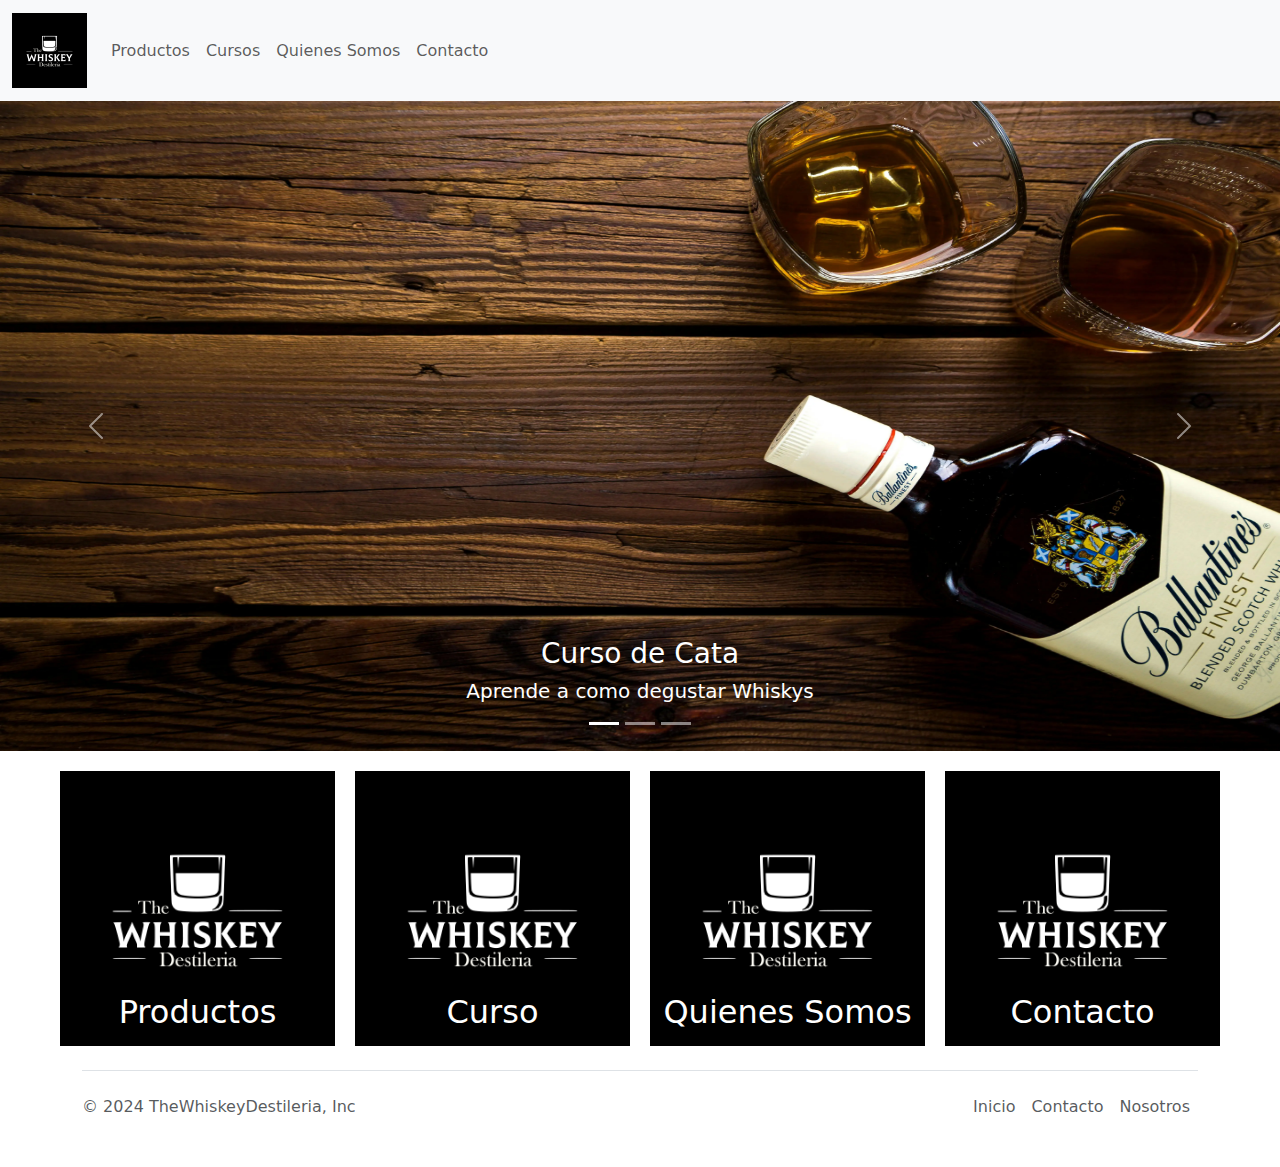
<file: index.html>
<!DOCTYPE html>
<html lang="es">

<head>
  <meta charset="UTF-8">
  <meta name="viewport" content="width=device-width, initial-scale=1.0">
  <title>TheWhiskey | Inicio</title>
  <link rel="stylesheet" href="./estilo.css  ">
  <link href="https://cdn.jsdelivr.net/npm/bootstrap@5.3.3/dist/css/bootstrap.min.css" rel="stylesheet"
    integrity="sha384-QWTKZyjpPEjISv5WaRU9OFeRpok6YctnYmDr5pNlyT2bRjXh0JMhjY6hW+ALEwIH" crossorigin="anonymous">
  <meta name="description"
    content="Destilería de whisky TheWhiskey ofrece una amplia selección de productos y cursos para aficionados y expertos.">
  <meta name="keywords" content="whisky, destilería, cursos de whisky, cata de whisky, productos de whisky">
  <link rel="icon" type="image/png" href="./multimedia/Logo.png">
</head>

<body>

  <nav class="navbar navbar-expand-lg bg-body-tertiary">
    <div class="container-fluid">
      <a class="navbar-brand" href="./index.html"> <img class="imgNav" src="./multimedia/Logo.png"
          alt="Logo TheWhiskey"></a>
      <button class="navbar-toggler" type="button" data-bs-toggle="collapse" data-bs-target="#navbarNav"
        aria-controls="navbarNav" aria-expanded="false" aria-label="Toggle navigation">
        <span class="navbar-toggler-icon"></span>
      </button>
      <div class="collapse navbar-collapse" id="navbarNav">
        <ul class="navbar-nav">
          <li class="nav-item">
            <a class="nav-link" href="./html/productos.html">Productos</a>
          </li>
          <li class="nav-item">
            <a class="nav-link" href="./html/cursos.html">Cursos</a>
          </li>
          <li class="nav-item">
            <a class="nav-link" href="./html/quienesSomos.html">Quienes Somos</a>
          </li>
          <li class="nav-item">
            <a class="nav-link" href="./html/contacto.html">Contacto</a>
          </li>
        </ul>
      </div>
    </div>
  </nav>


  <div id="carouselExampleCaptions" class="carousel slide">
    <div class="carousel-indicators">
      <button type="button" data-bs-target="#carouselExampleCaptions" data-bs-slide-to="0" class="active"
        aria-current="true" aria-label="Slide 1"></button>
      <button type="button" data-bs-target="#carouselExampleCaptions" data-bs-slide-to="1"
        aria-label="Slide 2"></button>
      <button type="button" data-bs-target="#carouselExampleCaptions" data-bs-slide-to="2"
        aria-label="Slide 3"></button>
    </div>
    <div class="carousel-inner">
      <div class="carousel-item active">
        <img src="./multimedia/pexel.webp" class="d-block w-100" alt="Noticia Cata">
        <div class="carousel-caption d-none d-md-block">
          <h3>Curso de Cata</h3>
          <h5>Aprende a como degustar Whiskys</h5>
        </div>
      </div>
      <div class="carousel-item">
        <img src="./multimedia/pexeLabel.jpeg" class="d-block w-100" alt="Noticia Johnnie Walker">
        <div class="carousel-caption d-none d-md-block">
          <h3>Johnnie Walker</h3>
          <h5>Entraron los mas galanes de Escocia.</h5>
        </div>
      </div>
      <div class="carousel-item">
        <img src="./multimedia/pexelJack.jpg" class="d-block w-100" alt="Noticia Jack Daniel">
        <div class="carousel-caption d-none d-md-block">
          <h3>Jack Daniel's</h3>
          <h5>Entro Jack a la bodega.</h5>
        </div>
      </div>
    </div>
    <button class="carousel-control-prev" type="button" data-bs-target="#carouselExampleCaptions" data-bs-slide="prev">
      <span class="carousel-control-prev-icon" aria-hidden="true"></span>
      <span class="visually-hidden">Previous</span>
    </button>
    <button class="carousel-control-next" type="button" data-bs-target="#carouselExampleCaptions" data-bs-slide="next">
      <span class="carousel-control-next-icon" aria-hidden="true"></span>
      <span class="visually-hidden">Next</span>
    </button>
  </div>

  <div class="atajosIni">
    <div class="atajos">
      <h2>Productos</h2>
      <a href="./html/productos.html"><img src="./multimedia/Logo.png" alt="img Productos"></a>
    </div>
    <div class="atajos">
      <h2>Curso</h2>
      <a href="./html/cursos.html"><img src="./multimedia/Logo.png" alt="img Cursos"></a>
    </div>
    <div class="atajos">
      <h2>Quienes Somos</h2>
      <a href="./html/quienesSomos.html"><img src="./multimedia/Logo.png" alt="img Quienes Somos"></a>
    </div>
    <div class="atajos">
      <h2>Contacto</h2>
      <a href="./html/contacto.html"><img src="./multimedia/Logo.png" alt="img Contacto"></a>
    </div>
  </div>


  <div class="container">
    <footer class="d-flex flex-wrap justify-content-between align-items-center py-3 my-4 border-top">
      <p class="col-md-4 mb-0 text-body-secondary">&copy; 2024 TheWhiskeyDestileria, Inc</p>

      <a href="/"
        class="col-md-4 d-flex align-items-center justify-content-center mb-3 mb-md-0 me-md-auto link-body-emphasis text-decoration-none">
        <svg class="bi me-2" width="40" height="32">
          <use xlink:href="#bootstrap" />
        </svg>
      </a>

      <ul class="nav col-md-4 justify-content-end">
        <li class="nav-item"><a href="./index.html" class="nav-link px-2 text-body-secondary">Inicio</a></li>
        <li class="nav-item"><a href="./html/contacto.html" class="nav-link px-2 text-body-secondary">Contacto</a></li>
        <li class="nav-item"><a href="./html/quienesSomos.html" class="nav-link px-2 text-body-secondary">Nosotros</a>
        </li>
      </ul>
    </footer>
  </div>
  <script src="https://cdn.jsdelivr.net/npm/bootstrap@5.3.3/dist/js/bootstrap.bundle.min.js"
    integrity="sha384-YvpcrYf0tY3lHB60NNkmXc5s9fDVZLESaAA55NDzOxhy9GkcIdslK1eN7N6jIeHz"
    crossorigin="anonymous"></script>
</body>

</html>
</file>
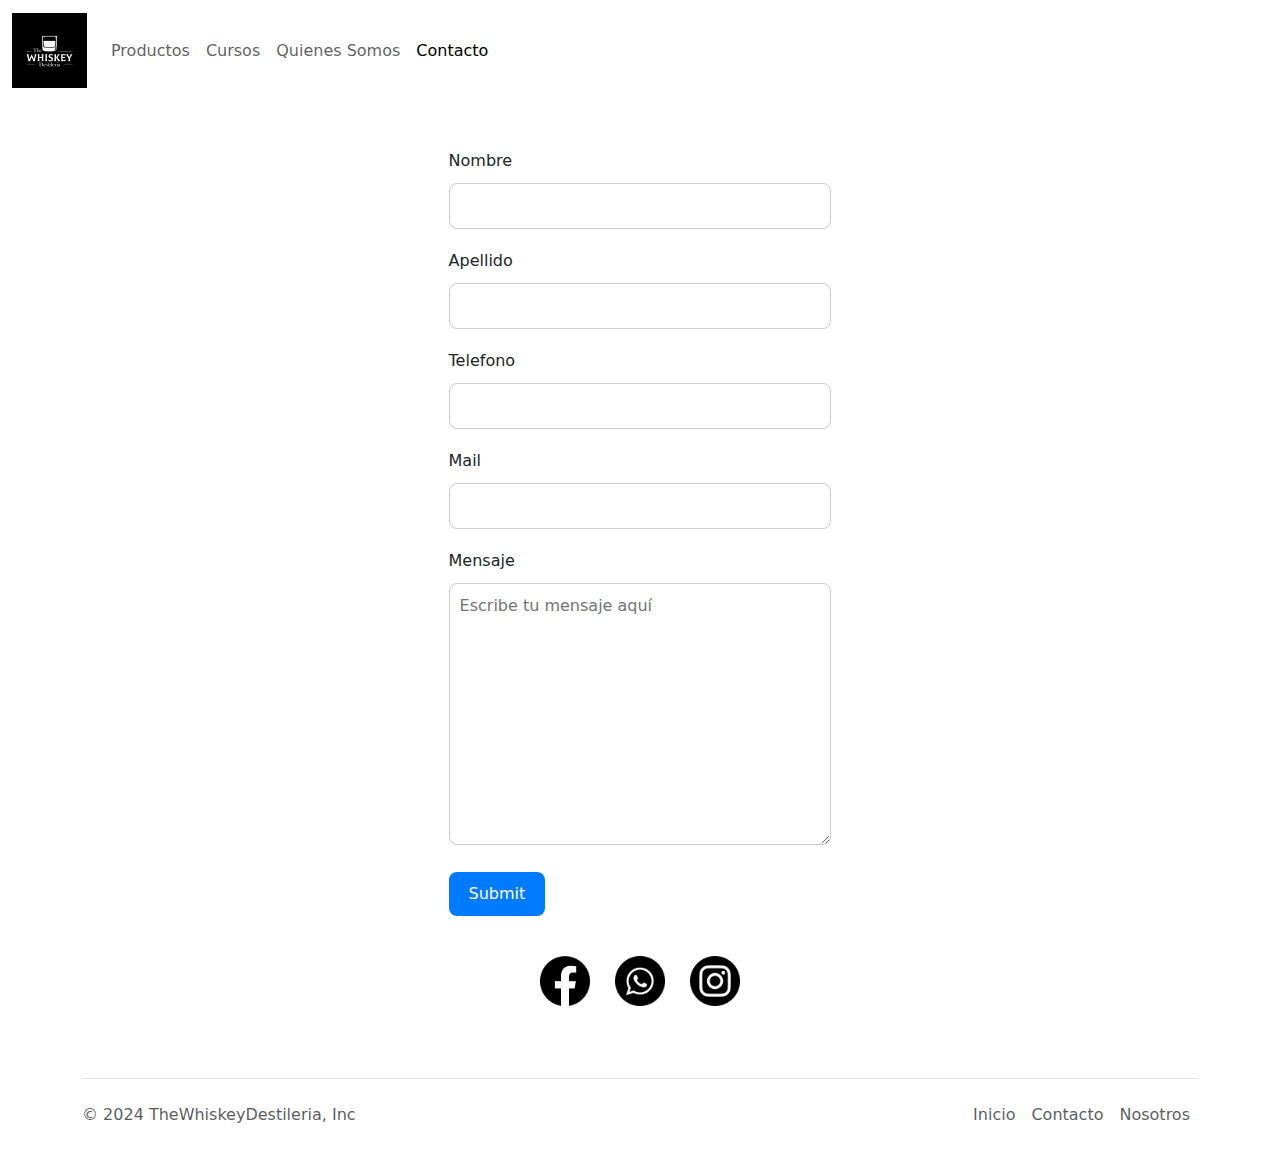
<file: html/contacto.html>
<!DOCTYPE html>
<html lang="es">

<head>
    <meta charset="UTF-8">
    <meta name="viewport" content="width=device-width, initial-scale=1.0">
    <title>TheWhiskey | Contacto</title>
    <link rel="stylesheet" href="../estilo.css">
    <link href="https://cdn.jsdelivr.net/npm/bootstrap@5.3.3/dist/css/bootstrap.min.css" rel="stylesheet"
        integrity="sha384-QWTKZyjpPEjISv5WaRU9OFeRpok6YctnYmDr5pNlyT2bRjXh0JMhjY6hW+ALEwIH" crossorigin="anonymous">
    <meta name="description"
        content="Destilería de whisky TheWhiskey ofrece una amplia selección de productos y cursos para aficionados y expertos.">
    <meta name="keywords" content="whisky, destilería, cursos de whisky, cata de whisky, productos de whisky">
    <link rel="icon" type="image/png" href="../multimedia/Logo.png">

</head>

<body>
    <nav class="navbar navbar-expand-lg navColor">
        <div class="container-fluid">
            <a class="navbar-brand" href="../index.html"> <img class="imgNav" src="../multimedia/Logo.png"
                    alt="Logo TheWhiskey"></a>
            <button class="navbar-toggler" type="button" data-bs-toggle="collapse" data-bs-target="#navbarNav"
                aria-controls="navbarNav" aria-expanded="false" aria-label="Toggle navigation">
                <span class="navbar-toggler-icon"></span>
            </button>
            <div class="collapse navbar-collapse" id="navbarNav">
                <ul class="navbar-nav">
                    <li class="nav-item">
                        <a class="nav-link" href="./productos.html">Productos</a>
                    </li>
                    <li class="nav-item">
                        <a class="nav-link" href="./cursos.html">Cursos</a>
                    </li>
                    <li class="nav-item">
                        <a class="nav-link" href="./quienesSomos.html">Quienes Somos</a>
                    </li>
                    <li class="nav-item">
                        <a class="nav-link active" aria-current="page" href="./contacto.html">Contacto</a>
                    </li>
                </ul>
            </div>
        </div>
    </nav>


    <main>

        <div class="contMail">
            <form>
                <label for="nombre">Nombre</label>
                <input type="text" id="nombre">

                <label for="apellido">Apellido</label>
                <input type="text" id="apellido">

                <label for="telefono">Telefono</label>
                <input type="text" id="telefono">

                <label for="mail">Mail</label>
                <input type="text" id="mail">

                <label for="mensaje">Mensaje</label>
                <textarea id="mensaje" cols="30" rows="10" placeholder="Escribe tu mensaje aquí"></textarea>

                <input class="boton" type="submit">
            </form>

            <div class="redes-sociales">
                <a href="#"><img src="../multimedia/logoFb.png" alt="Facebook"></a>
                <a href="#"><img src="../multimedia/logoWa.png" alt="WhatsApp"></a>
                <a href="#"><img src="../multimedia/logoIg.png" alt="Instagram"></a>
            </div>
        </div>

    </main>



    <div class="container">
        <footer class="d-flex flex-wrap justify-content-between align-items-center py-3 my-4 border-top">
            <p class="col-md-4 mb-0 text-body-secondary">&copy; 2024 TheWhiskeyDestileria, Inc</p>

            <a href="/"
                class="col-md-4 d-flex align-items-center justify-content-center mb-3 mb-md-0 me-md-auto link-body-emphasis text-decoration-none">
                <svg class="bi me-2" width="40" height="32">
                    <use xlink:href="#bootstrap" />
                </svg>
            </a>

            <ul class="nav col-md-4 justify-content-end">
                <li class="nav-item"><a href="../index.html" class="nav-link px-2 text-body-secondary">Inicio</a></li>
                <li class="nav-item"><a href="./contacto.html" class="nav-link px-2 text-body-secondary">Contacto</a>
                </li>
                <li class="nav-item"><a href="./html/quienesSomos.html"
                        class="nav-link px-2 text-body-secondary">Nosotros</a></li>
            </ul>
        </footer>
        <script src="https://cdn.jsdelivr.net/npm/bootstrap@5.3.3/dist/js/bootstrap.bundle.min.js"
            integrity="sha384-YvpcrYf0tY3lHB60NNkmXc5s9fDVZLESaAA55NDzOxhy9GkcIdslK1eN7N6jIeHz"
            crossorigin="anonymous"></script>
</body>

</html>
</file>
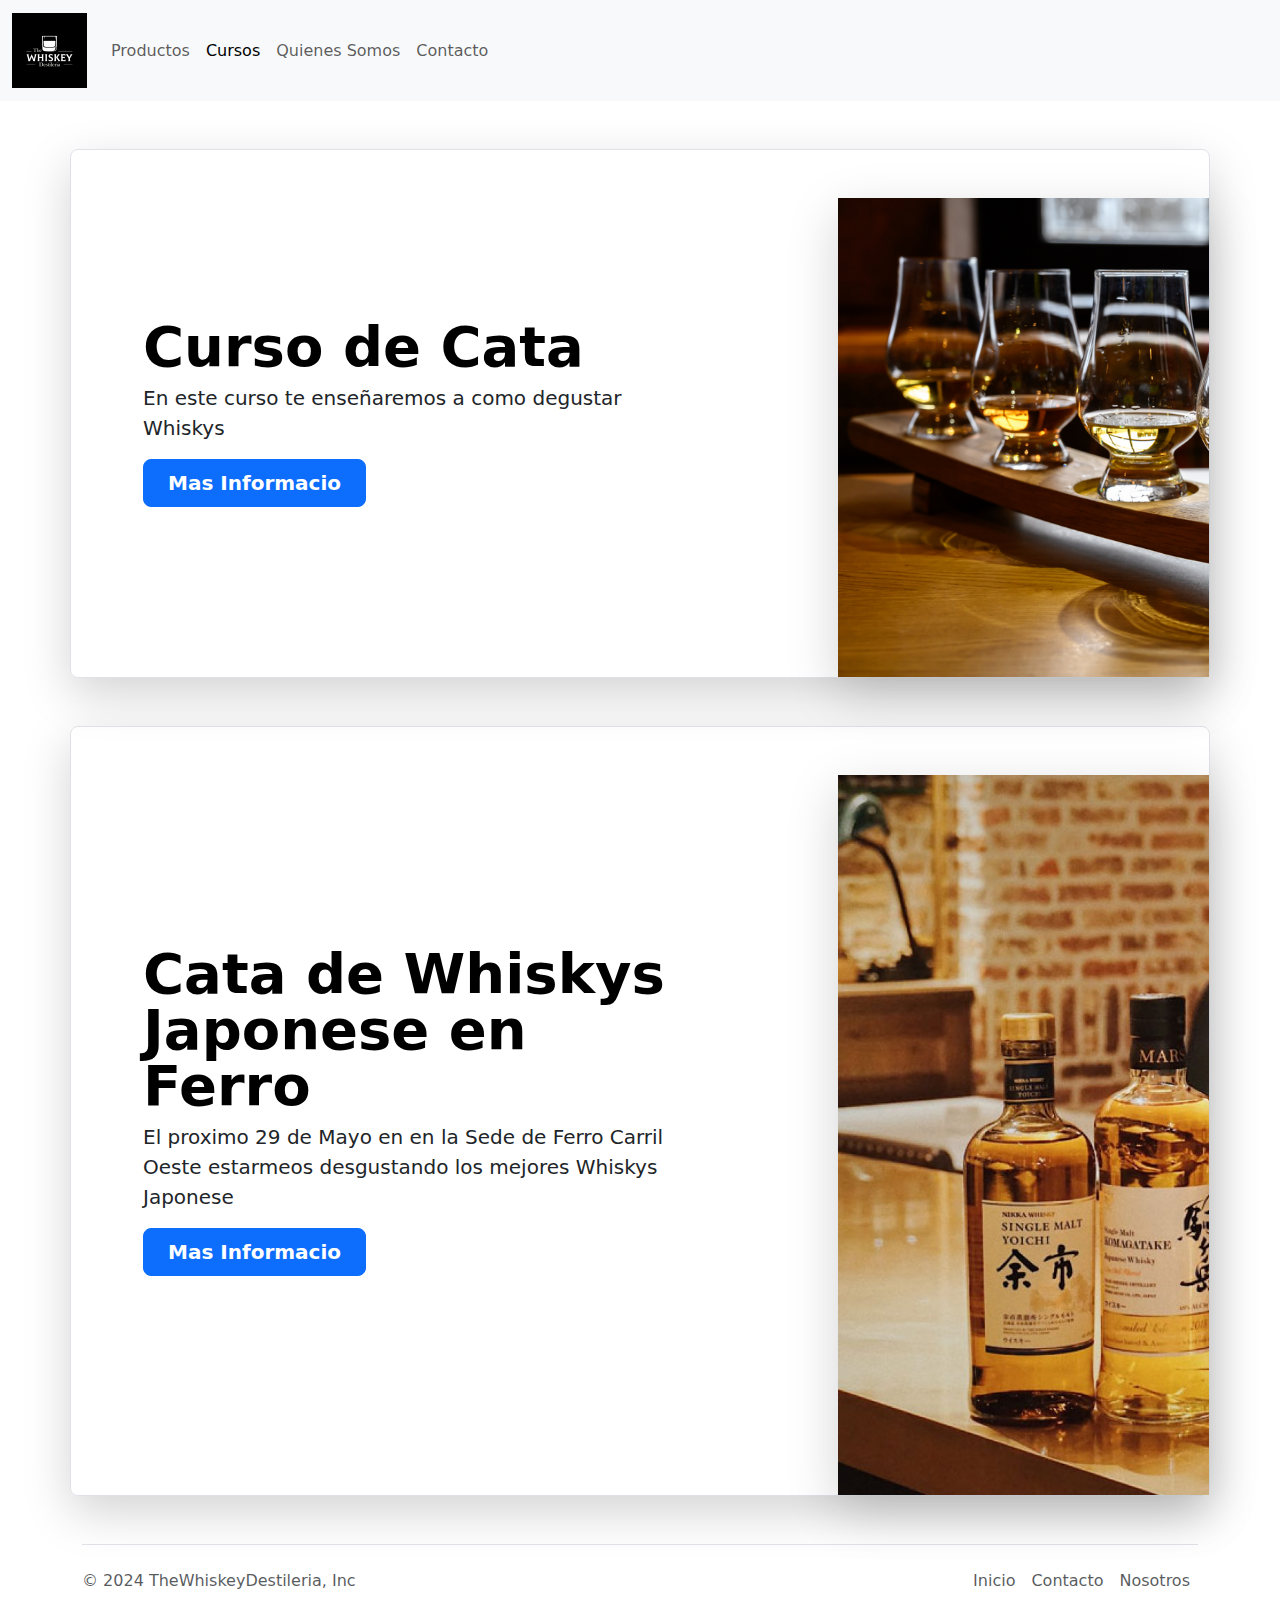
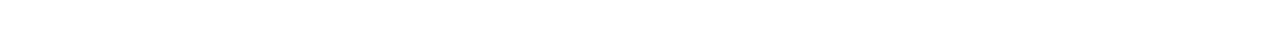
<file: html/cursos.html>
<!DOCTYPE html>
<html lang="es">

<head>
    <meta charset="UTF-8">
    <meta name="viewport" content="width=device-width, initial-scale=1.0">
    <title>TheWhiskey | Cursos & Catas</title>
    <link rel="stylesheet" href="../estilo.css">
    <link href="https://cdn.jsdelivr.net/npm/bootstrap@5.3.3/dist/css/bootstrap.min.css" rel="stylesheet"
        integrity="sha384-QWTKZyjpPEjISv5WaRU9OFeRpok6YctnYmDr5pNlyT2bRjXh0JMhjY6hW+ALEwIH" crossorigin="anonymous">
    <meta name="description"
        content="Destilería de whisky TheWhiskey ofrece una amplia selección de productos y cursos para aficionados y expertos.">
    <meta name="keywords" content="whisky, destilería, cursos de whisky, cata de whisky, productos de whisky">
    <link rel="icon" type="image/png" href="../multimedia/Logo.png">
</head>

<body>
    <nav class="navbar navbar-expand-lg bg-body-tertiary">
        <div class="container-fluid">
            <a class="navbar-brand" href="../index.html"> <img class="imgNav" src="../multimedia/Logo.png"
                    alt="Logo TheWhiskey"></a>
            <button class="navbar-toggler" type="button" data-bs-toggle="collapse" data-bs-target="#navbarNav"
                aria-controls="navbarNav" aria-expanded="false" aria-label="Toggle navigation">
                <span class="navbar-toggler-icon"></span>
            </button>
            <div class="collapse navbar-collapse" id="navbarNav">
                <ul class="navbar-nav">
                    <li class="nav-item">
                        <a class="nav-link" href="./productos.html">Productos</a>
                    </li>
                    <li class="nav-item">
                        <a class="nav-link active" aria-current="page" href="./cursos.html">Cursos</a>
                    </li>
                    <li class="nav-item">
                        <a class="nav-link" href="./quienesSomos.html">Quienes Somos</a>
                    </li>
                    <li class="nav-item">
                        <a class="nav-link" href="./contacto.html">Contacto</a>
                    </li>
                </ul>
            </div>
        </div>
    </nav>

    <main>

        <div class="container my-5">
            <div class="row p-4 pb-0 pe-lg-0 pt-lg-5 align-items-center rounded-3 border shadow-lg">
                <div class="col-lg-7 p-3 p-lg-5 pt-lg-3">
                    <h1 class="display-4 fw-bold lh-1 text-body-emphasis">Curso de Cata</h1>
                    <p class="lead">En este curso te enseñaremos a como degustar Whiskys</p>
                    <div class="d-grid gap-2 d-md-flex justify-content-md-start mb-4 mb-lg-3">
                        <button type="button" class="btn btn-primary btn-lg px-4 me-md-2 fw-bold">Mas
                            Informacio</button>
                    </div>
                </div>
                <div class="col-lg-4 offset-lg-1 p-0 overflow-hidden shadow-lg">
                    <img class="rounded-lg-3" src="../multimedia/cataWiskys.webp" alt="img CursoCata" width="720">
                </div>
            </div>
        </div>

        <div class="container my-5">
            <div class="row p-4 pb-0 pe-lg-0 pt-lg-5 align-items-center rounded-3 border shadow-lg">
                <div class="col-lg-7 p-3 p-lg-5 pt-lg-3">
                    <h1 class="display-4 fw-bold lh-1 text-body-emphasis">Cata de Whiskys Japonese en Ferro</h1>
                    <p class="lead">El proximo 29 de Mayo en en la Sede de Ferro Carril Oeste estarmeos desgustando los
                        mejores Whiskys Japonese</p>
                    <div class="d-grid gap-2 d-md-flex justify-content-md-start mb-4 mb-lg-3">
                        <button type="button" class="btn btn-primary btn-lg px-4 me-md-2 fw-bold">Mas
                            Informacio</button>
                    </div>
                </div>
                <div class="col-lg-4 offset-lg-1 p-0 overflow-hidden shadow-lg">
                    <img class="rounded-lg-2" src="../multimedia/whiskyJapones.jpg" alt="img CataFCO" width="720">
                </div>
            </div>
        </div>


    </main>

    <div class="container">
        <footer class="d-flex flex-wrap justify-content-between align-items-center py-3 my-4 border-top">
            <p class="col-md-4 mb-0 text-body-secondary">&copy; 2024 TheWhiskeyDestileria, Inc</p>

            <a href="/"
                class="col-md-4 d-flex align-items-center justify-content-center mb-3 mb-md-0 me-md-auto link-body-emphasis text-decoration-none">
                <svg class="bi me-2" width="40" height="32">
                    <use xlink:href="#bootstrap" />
                </svg>
            </a>

            <ul class="nav col-md-4 justify-content-end">
                <li class="nav-item"><a href="../index.html" class="nav-link px-2 text-body-secondary">Inicio</a></li>
                <li class="nav-item"><a href="./contacto.html" class="nav-link px-2 text-body-secondary">Contacto</a>
                </li>
                <li class="nav-item"><a href="./html/quienesSomos.html"
                        class="nav-link px-2 text-body-secondary">Nosotros</a></li>
            </ul>
        </footer>
        <script src="https://cdn.jsdelivr.net/npm/bootstrap@5.3.3/dist/js/bootstrap.bundle.min.js"
            integrity="sha384-YvpcrYf0tY3lHB60NNkmXc5s9fDVZLESaAA55NDzOxhy9GkcIdslK1eN7N6jIeHz"
            crossorigin="anonymous"></script>
</body>

</html>
</file>
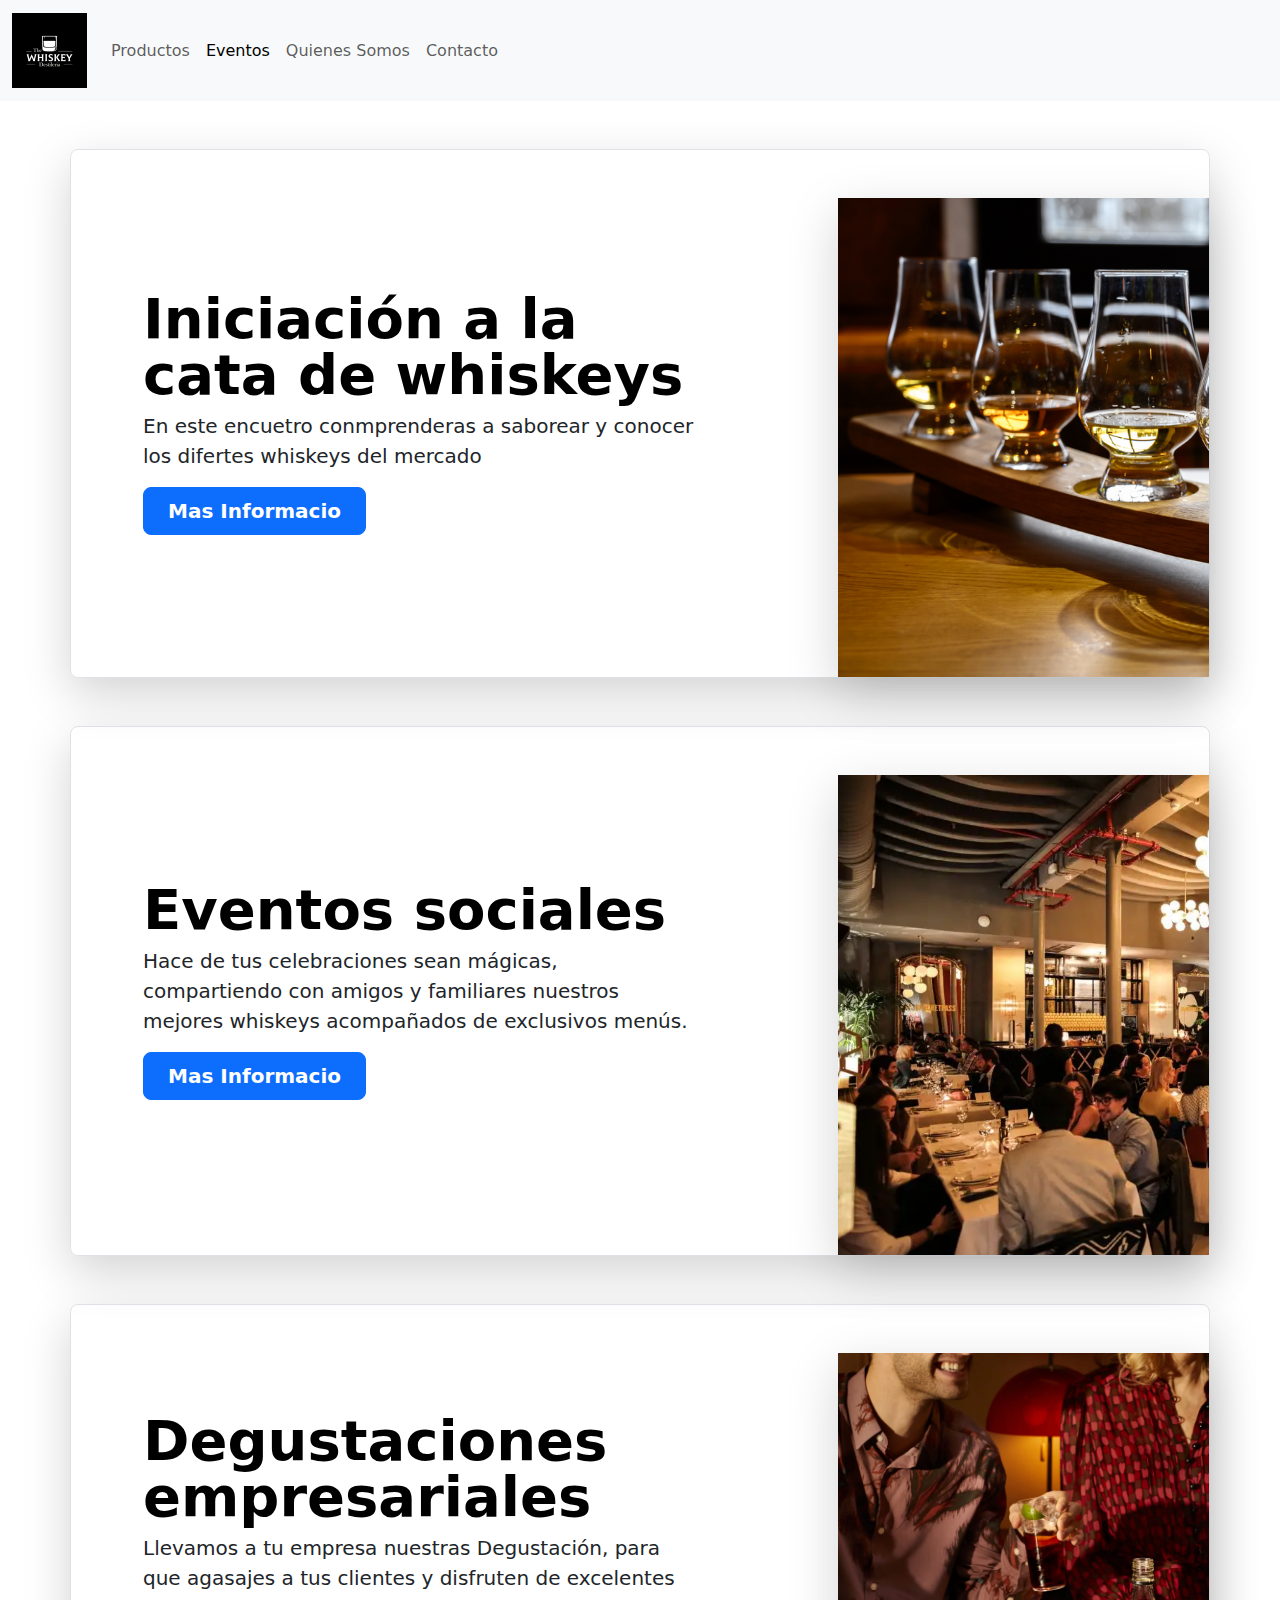
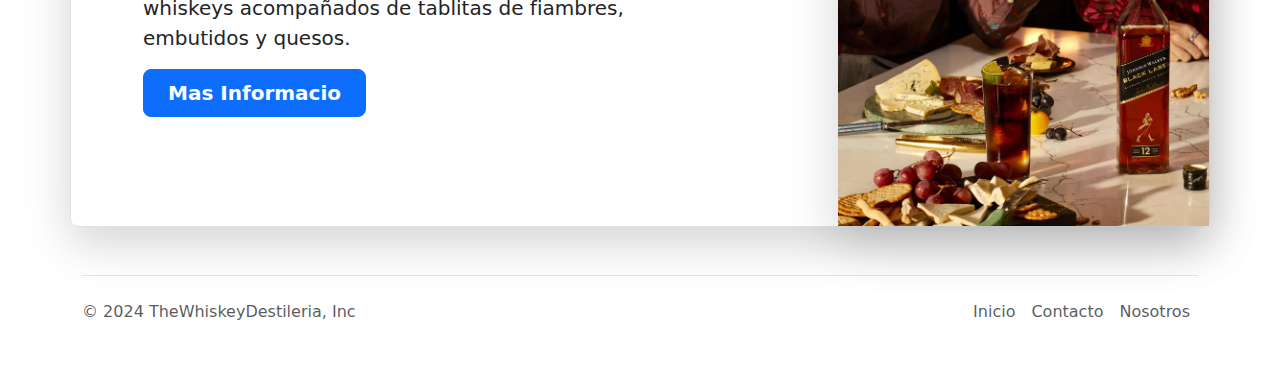
<file: html/eventos.html>
<!DOCTYPE html>
<html lang="es">

<head>
    <meta charset="UTF-8">
    <meta name="viewport" content="width=device-width, initial-scale=1.0">
    <title>TheWhiskey | Eventos</title>
    <link rel="stylesheet" href="../estilo/estilo.css">
    <link href="https://cdn.jsdelivr.net/npm/bootstrap@5.3.3/dist/css/bootstrap.min.css" rel="stylesheet"
        integrity="sha384-QWTKZyjpPEjISv5WaRU9OFeRpok6YctnYmDr5pNlyT2bRjXh0JMhjY6hW+ALEwIH" crossorigin="anonymous">
    <meta name="description"
        content="Destilería de whisky TheWhiskey ofrece una amplia selección de productos y cursos para aficionados y expertos.">
    <meta name="keywords" content="whisky, destilería, cursos de whisky, cata de whisky, productos de whisky">
    <link rel="icon" type="image/png" href="../multimedia/Logo.png">
</head>

<body>
    <nav class="navbar navbar-expand-lg bg-body-tertiary">
        <div class="container-fluid">
            <a class="navbar-brand" href="../index.html"> <img class="imgNav" src="../multimedia/Logo.png"
                    alt="Logo TheWhiskey"></a>
            <button class="navbar-toggler" type="button" data-bs-toggle="collapse" data-bs-target="#navbarNav"
                aria-controls="navbarNav" aria-expanded="false" aria-label="Toggle navigation">
                <span class="navbar-toggler-icon"></span>
            </button>
            <div class="collapse navbar-collapse" id="navbarNav">
                <ul class="navbar-nav">
                    <li class="nav-item">
                        <a class="nav-link" href="./productos.html">Productos</a>
                    </li>
                    <li class="nav-item">
                        <a class="nav-link active" aria-current="page" href="./eventos.html">Eventos</a>
                    </li>
                    <li class="nav-item">
                        <a class="nav-link" href="./quienesSomos.html">Quienes Somos</a>
                    </li>
                    <li class="nav-item">
                        <a class="nav-link" href="./contacto.html">Contacto</a>
                    </li>
                </ul>
            </div>
        </div>
    </nav>

    <main>

        <div class="container my-5">
            <div class="row p-4 pb-0 pe-lg-0 pt-lg-5 align-items-center rounded-3 border shadow-lg">
                <div class="col-lg-7 p-3 p-lg-5 pt-lg-3">
                    <h1 class="display-4 fw-bold lh-1 text-body-emphasis">Iniciación a la cata de whiskeys</h1>
                    <p class="lead">En este encuetro conmprenderas a saborear y conocer los difertes whiskeys del
                        mercado</p>
                    <div class="d-grid gap-2 d-md-flex justify-content-md-start mb-4 mb-lg-3">
                        <button type="button" class="btn btn-primary btn-lg px-4 me-md-2 fw-bold">Mas
                            Informacio</button>
                    </div>
                </div>
                <div class="col-lg-4 offset-lg-1 p-0 overflow-hidden shadow-lg">
                    <img class="rounded-lg-3" src="../multimedia/cataWiskys.webp" alt="img CursoCata" width="720">
                </div>
            </div>
        </div>

        <div class="container my-5">
            <div class="row p-4 pb-0 pe-lg-0 pt-lg-5 align-items-center rounded-3 border shadow-lg">
                <div class="col-lg-7 p-3 p-lg-5 pt-lg-3">
                    <h1 class="display-4 fw-bold lh-1 text-body-emphasis">Eventos sociales</h1>
                    <p class="lead">Hace de tus celebraciones sean mágicas, compartiendo con amigos y familiares
                        nuestros mejores whiskeys acompañados de exclusivos menús.</p>
                    <div class="d-grid gap-2 d-md-flex justify-content-md-start mb-4 mb-lg-3">
                        <button type="button" class="btn btn-primary btn-lg px-4 me-md-2 fw-bold">Mas
                            Informacio</button>
                    </div>
                </div>
                <div class="col-lg-4 offset-lg-1 p-0 overflow-hidden shadow-lg">
                    <img class="rounded-lg-2" src="../multimedia/cena.webp" alt="img CataFCO" width="720">
                </div>
            </div>
        </div>
        <div class="container my-5">
            <div class="row p-4 pb-0 pe-lg-0 pt-lg-5 align-items-center rounded-3 border shadow-lg">
                <div class="col-lg-7 p-3 p-lg-5 pt-lg-3">
                    <h1 class="display-4 fw-bold lh-1 text-body-emphasis">Degustaciones empresariales</h1>
                    <p class="lead">Llevamos a tu empresa nuestras Degustación, para que agasajes a tus clientes y
                        disfruten de excelentes whiskeys acompañados de tablitas de fiambres, embutidos y quesos. </p>
                    <div class="d-grid gap-2 d-md-flex justify-content-md-start mb-4 mb-lg-3">
                        <button type="button" class="btn btn-primary btn-lg px-4 me-md-2 fw-bold">Mas
                            Informacio</button>
                    </div>
                </div>
                <div class="col-lg-4 offset-lg-1 p-0 overflow-hidden shadow-lg">
                    <img class="rounded-lg-2" src="../multimedia/cataEmpre.webp" alt="img CataFCO" width="720">
                </div>
            </div>
        </div>


    </main>

    <div class="container">
        <footer class="d-flex flex-wrap justify-content-between align-items-center py-3 my-4 border-top">
            <p class="col-md-4 mb-0 text-body-secondary">&copy; 2024 TheWhiskeyDestileria, Inc</p>

            <a href="/"
                class="col-md-4 d-flex align-items-center justify-content-center mb-3 mb-md-0 me-md-auto link-body-emphasis text-decoration-none">
                <svg class="bi me-2" width="40" height="32">
                    <use xlink:href="#bootstrap" />
                </svg>
            </a>

            <ul class="nav col-md-4 justify-content-end">
                <li class="nav-item"><a href="../index.html" class="nav-link px-2 text-body-secondary">Inicio</a></li>
                <li class="nav-item"><a href="./contacto.html" class="nav-link px-2 text-body-secondary">Contacto</a>
                </li>
                <li class="nav-item"><a href="./html/quienesSomos.html"
                        class="nav-link px-2 text-body-secondary">Nosotros</a></li>
            </ul>
        </footer>
        <script src="https://cdn.jsdelivr.net/npm/bootstrap@5.3.3/dist/js/bootstrap.bundle.min.js"
            integrity="sha384-YvpcrYf0tY3lHB60NNkmXc5s9fDVZLESaAA55NDzOxhy9GkcIdslK1eN7N6jIeHz"
            crossorigin="anonymous"></script>
</body>

</html>
</file>
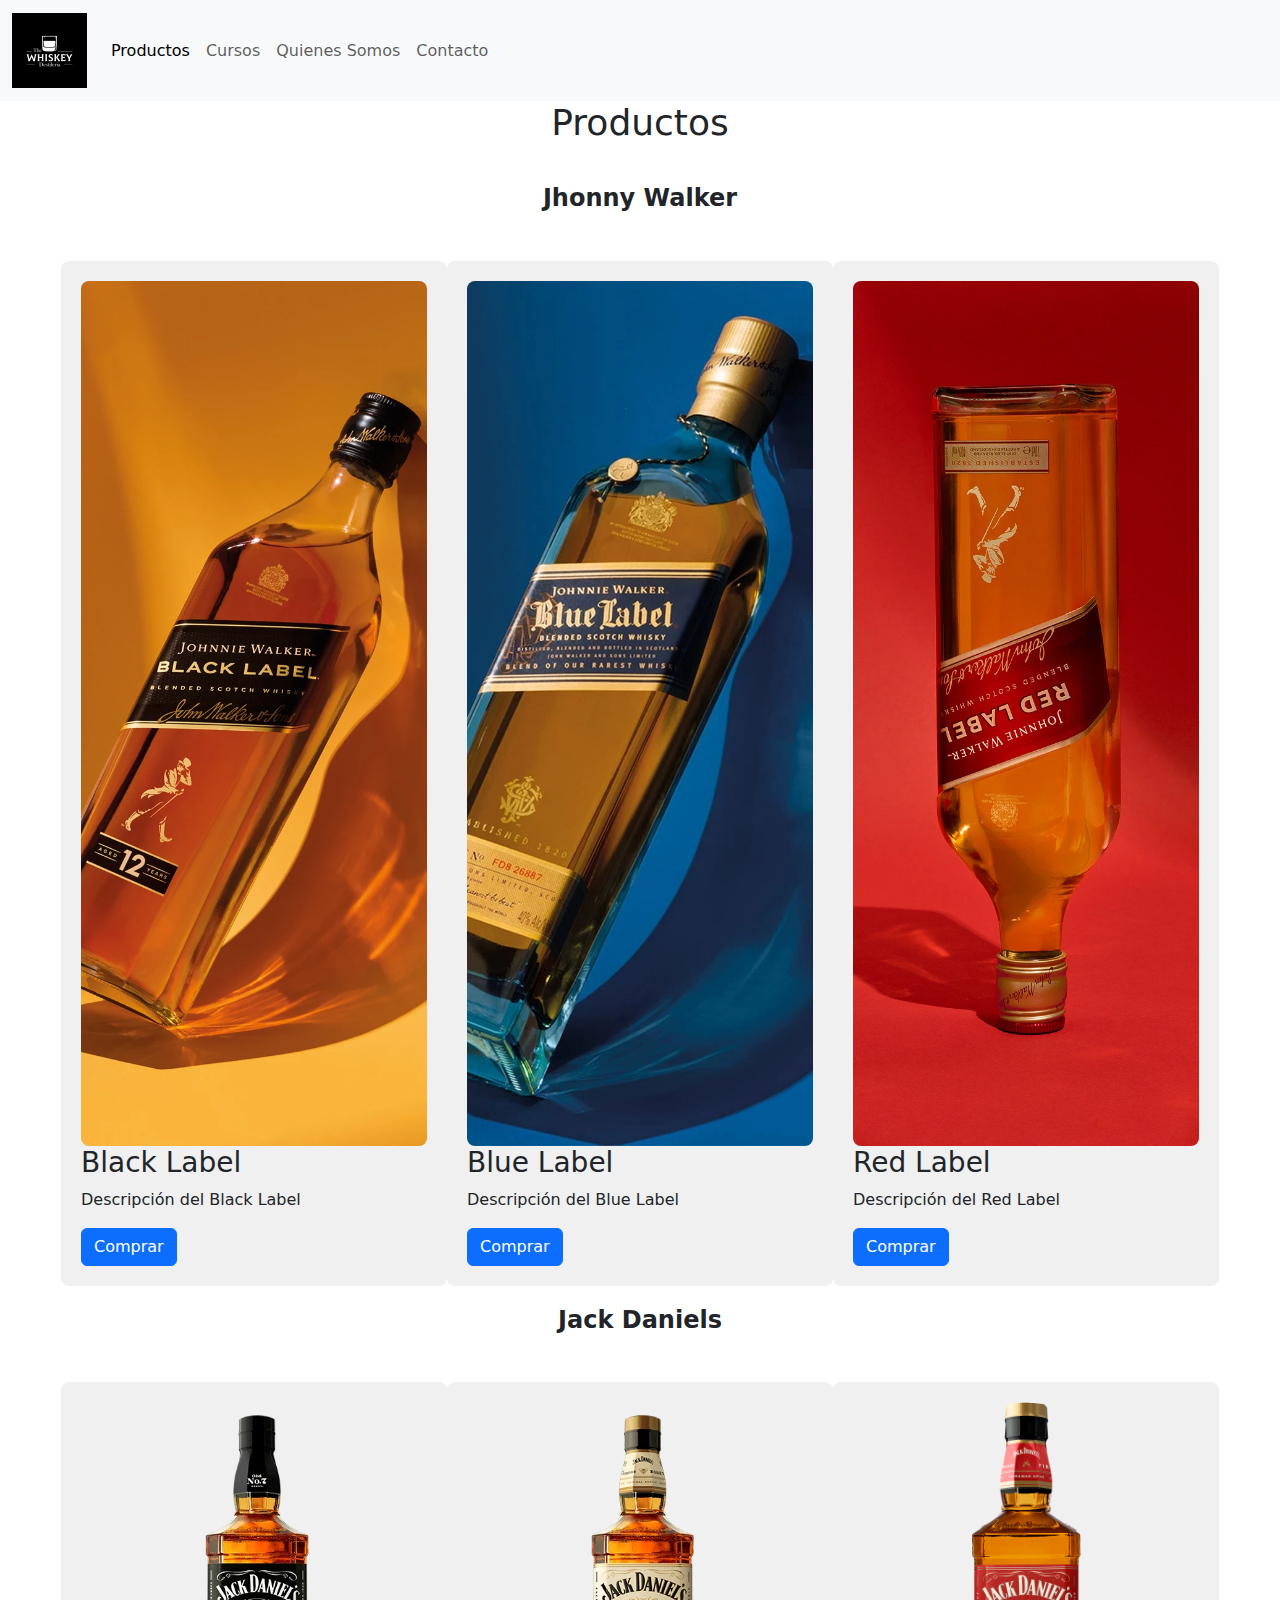
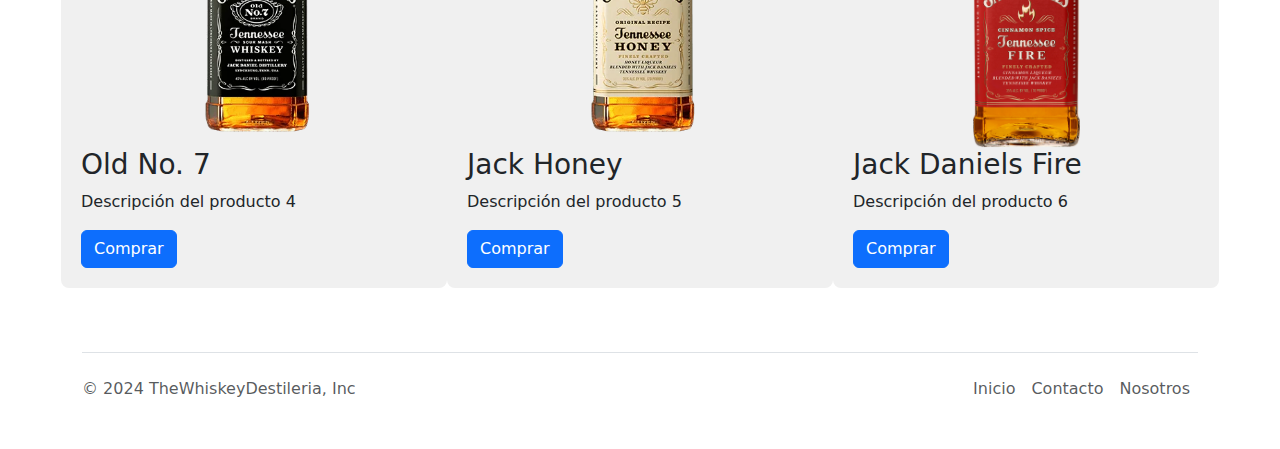
<file: html/productos.html>
<!DOCTYPE html>
<html lang="es">

<head>
    <meta charset="UTF-8">
    <meta name="viewport" content="width=device-width, initial-scale=1.0">
    <title>TheWhiskey | Productos</title>
    <link rel="stylesheet" href="../estilo.css">
    <link href="https://cdn.jsdelivr.net/npm/bootstrap@5.3.3/dist/css/bootstrap.min.css" rel="stylesheet"
        integrity="sha384-QWTKZyjpPEjISv5WaRU9OFeRpok6YctnYmDr5pNlyT2bRjXh0JMhjY6hW+ALEwIH" crossorigin="anonymous">
    <meta name="description"
        content="Destilería de whisky TheWhiskey ofrece una amplia selección de productos y cursos para aficionados y expertos.">
    <meta name="keywords" content="whisky, destilería, cursos de whisky, cata de whisky, productos de whisky">
    <link rel="icon" type="image/png" href="../multimedia/Logo.png">
</head>

<body>
    <nav class="navbar navbar-expand-lg bg-body-tertiary">
        <div class="container-fluid">
            <a class="navbar-brand" href="../index.html"> <img class="imgNav" src="../multimedia/Logo.png" alt="Logo  TheWhiskey"></a>
            <button class="navbar-toggler" type="button" data-bs-toggle="collapse" data-bs-target="#navbarNav"
                aria-controls="navbarNav" aria-expanded="false" aria-label="Toggle navigation">
                <span class="navbar-toggler-icon"></span>
            </button>
            <div class="collapse navbar-collapse" id="navbarNav">
                <ul class="navbar-nav">
                    <li class="nav-item">
                        <a class="nav-link active" aria-current="page" href="./productos.html">Productos</a>
                    </li>
                    <li class="nav-item">
                        <a class="nav-link" href="./cursos.html">Cursos</a>
                    </li>
                    <li class="nav-item">
                        <a class="nav-link" href="./quienesSomos.html">Quienes Somos</a>
                    </li>
                    <li class="nav-item">
                        <a class="nav-link" href="./contacto.html">Contacto</a>
                    </li>
                </ul>
            </div>
        </div>
    </nav>

    <body>
        <h1 class="tituloPrincipal">Productos</h1>
        <div class="contenedorProd">
            <div class="subcategoria">
                <h2>Jhonny Walker</h2>
            </div>
            <div class="producto">
                <img src="../multimedia/blackLabel.webp" alt="">
                <h3>Black Label</h3>
                <p>Descripción del Black Label</p>
                <a href="#" class="btn btn-primary">Comprar</a>
            </div>

            <div class="producto">
                <img src="../multimedia/blueLabel.webp" alt="">
                <h3>Blue Label</h3>
                <p>Descripción del Blue Label</p>
                <a href="#" class="btn btn-primary">Comprar</a>
            </div>

            <div class="producto">
                <img src="../multimedia/redLabel.webp" alt="">
                <h3>Red Label</h3>
                <p>Descripción del Red Label</p>
                <a href="#" class="btn btn-primary">Comprar</a>
            </div>

            <div class="subcategoria">
                <h2>Jack Daniels</h2>
            </div>
            <div class="producto">
                <img src="../multimedia/jackBlack.webp" alt="">
                <h3>Old No. 7</h3>
                <p>Descripción del producto 4</p>
                <a href="#" class="btn btn-primary">Comprar</a>
            </div>

            <div class="producto">
                <img src="../multimedia/jackWithe.webp" alt="">
                <h3>Jack Honey</h3>
                <p>Descripción del producto 5</p>
                <a href="#" class="btn btn-primary">Comprar</a>
            </div>

            <div class="producto">
                <img src="../multimedia/jackRed.png" alt="">
                <h3>Jack Daniels Fire</h3>
                <p>Descripción del producto 6</p>
                <a href="#" class="btn btn-primary">Comprar</a>
            </div>
        </div>




        <div class="container">
            <footer class="d-flex flex-wrap justify-content-between align-items-center py-3 my-4 border-top">
                <p class="col-md-4 mb-0 text-body-secondary">&copy; 2024 TheWhiskeyDestileria, Inc</p>

                <a href="/"
                    class="col-md-4 d-flex align-items-center justify-content-center mb-3 mb-md-0 me-md-auto link-body-emphasis text-decoration-none">
                    <svg class="bi me-2" width="40" height="32">
                        <use xlink:href="#bootstrap" />
                    </svg>
                </a>

                <ul class="nav col-md-4 justify-content-end">
                    <li class="nav-item"><a href="../index.html" class="nav-link px-2 text-body-secondary">Inicio</a>
                    </li>
                    <li class="nav-item"><a href="./contacto.html"
                            class="nav-link px-2 text-body-secondary">Contacto</a></li>
                    <li class="nav-item"><a href="./html/quienesSomos.html"
                            class="nav-link px-2 text-body-secondary">Nosotros</a></li>
                </ul>
            </footer>
        </div>
        <script src="https://cdn.jsdelivr.net/npm/bootstrap@5.3.3/dist/js/bootstrap.bundle.min.js"
            integrity="sha384-YvpcrYf0tY3lHB60NNkmXc5s9fDVZLESaAA55NDzOxhy9GkcIdslK1eN7N6jIeHz"
            crossorigin="anonymous"></script>

    </body>

</html>
</file>
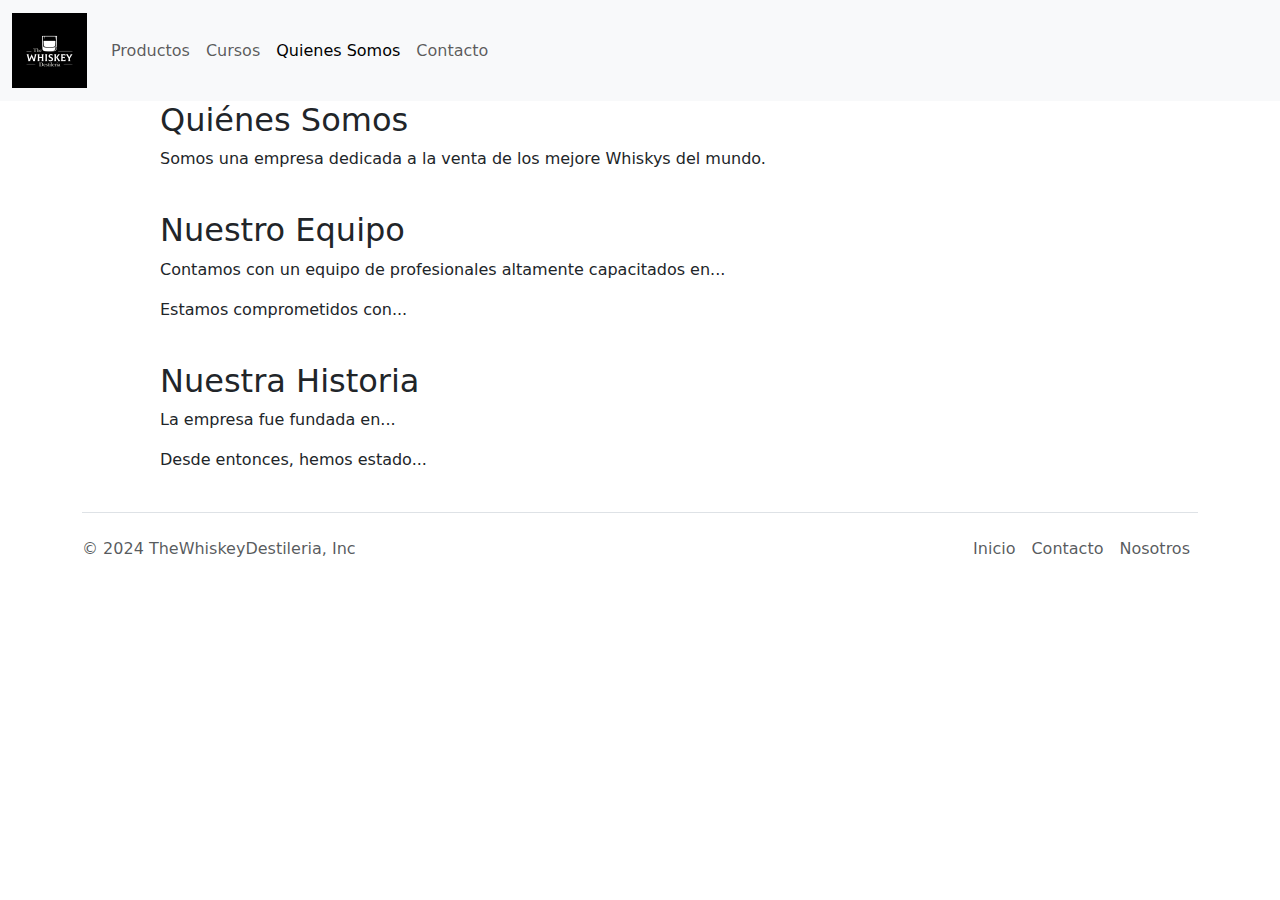
<file: html/quienesSomos.html>
<!DOCTYPE html>
<html lang="es">

<head>
    <meta charset="UTF-8">
    <meta name="viewport" content="width=device-width, initial-scale=1.0">
    <title>TheWhiskey | ¿Quienes Somos?</title>
    <link rel="stylesheet" href="../estilo.css">
    <link href="https://cdn.jsdelivr.net/npm/bootstrap@5.3.3/dist/css/bootstrap.min.css" rel="stylesheet"
        integrity="sha384-QWTKZyjpPEjISv5WaRU9OFeRpok6YctnYmDr5pNlyT2bRjXh0JMhjY6hW+ALEwIH" crossorigin="anonymous">
    <meta name="description"
        content="Destilería de whisky TheWhiskey ofrece una amplia selección de productos y cursos para aficionados y expertos.">
    <meta name="keywords" content="whisky, destilería, cursos de whisky, cata de whisky, productos de whisky">
    <link rel="icon" type="image/png" href="../multimedia/Logo.png">
</head>

<body>
    <nav class="navbar navbar-expand-lg bg-body-tertiary">
        <div class="container-fluid">
            <a class="navbar-brand" href="../index.html"> <img class="imgNav" src="../multimedia/Logo.png" alt=""></a>
            <button class="navbar-toggler" type="button" data-bs-toggle="collapse" data-bs-target="#navbarNav"
                aria-controls="navbarNav" aria-expanded="false" aria-label="Toggle navigation">
                <span class="navbar-toggler-icon"></span>
            </button>
            <div class="collapse navbar-collapse" id="navbarNav">
                <ul class="navbar-nav">
                    <li class="nav-item">
                        <a class="nav-link" href="./productos.html">Productos</a>
                    </li>
                    <li class="nav-item">
                        <a class="nav-link" href="./cursos.html">Cursos</a>
                    </li>
                    <li class="nav-item">
                        <a class="nav-link active" aria-current="page" href="./quienesSomos.html">Quienes Somos</a>
                    </li>
                    <li class="nav-item">
                        <a class="nav-link" href="./contacto.html">Contacto</a>
                    </li>
                </ul>
            </div>
        </div>
    </nav>

    <main>

        <div class="quienesSomos">
            <section class="secQs">
                <h2>Quiénes Somos</h2>
                <p>Somos una empresa dedicada a la venta de los mejore Whiskys del mundo. </p>

            </section>
            <section class="secQs">
                <h2>Nuestro Equipo</h2>
                <p>Contamos con un equipo de profesionales altamente capacitados en...</p>
                <p>Estamos comprometidos con...</p>
            </section>
            <section class="secQs">
                <h2>Nuestra Historia</h2>
                <p>La empresa fue fundada en...</p>
                <p>Desde entonces, hemos estado...</p>
            </section>
        </div>

    </main>


    <div class="container">
        <footer class="d-flex flex-wrap justify-content-between align-items-center py-3 my-4 border-top">
            <p class="col-md-4 mb-0 text-body-secondary">&copy; 2024 TheWhiskeyDestileria, Inc</p>

            <a href="/"
                class="col-md-4 d-flex align-items-center justify-content-center mb-3 mb-md-0 me-md-auto link-body-emphasis text-decoration-none">
                <svg class="bi me-2" width="40" height="32">
                    <use xlink:href="#bootstrap" />
                </svg>
            </a>

            <ul class="nav col-md-4 justify-content-end">
                <li class="nav-item"><a href="../index.html" class="nav-link px-2 text-body-secondary">Inicio</a></li>
                <li class="nav-item"><a href="./contacto.html" class="nav-link px-2 text-body-secondary">Contacto</a>
                </li>
                <li class="nav-item"><a href="./html/quienesSomos.html"
                        class="nav-link px-2 text-body-secondary">Nosotros</a></li>
            </ul>
        </footer>
    </div>
    <script src="https://cdn.jsdelivr.net/npm/bootstrap@5.3.3/dist/js/bootstrap.bundle.min.js"
        integrity="sha384-YvpcrYf0tY3lHB60NNkmXc5s9fDVZLESaAA55NDzOxhy9GkcIdslK1eN7N6jIeHz"
        crossorigin="anonymous"></script>

</body>


</html>
</file>
<file: estilo.css>
* {
  margin: 0;
  padding: 0;
}

.navColor {
  background-color: rgb(255, 255, 255);
}

.imgNav {
  height: 75px;
}

.d-block {
  height: 650px;
  width: auto;
}

.titulo {
  text-align: center;
}

.primProd {
  display: flex;
  justify-content: center;
  margin-top: 50px;
}

.contenedorProd {
  display: flex;
  flex-wrap: wrap;
  justify-content: center;
  max-width: 1200px;
  margin: 0 auto;
  padding: 20px;
}

.tituloPrincipal {
  text-align: center;
  font-size: 36px;
  margin-bottom: 20px;
}

.subcategoria {
  width: 100%;
  text-align: center;
  margin-bottom: 40px;
}

.subcategoria h2 {
  font-size: 24px;
  font-weight: bold;
}

.producto {
  width: calc(35% - 20px);
  margin-bottom: 20px;
  background-color: #f0f0f0;
  border-radius: 8px;
  padding: 20px;
  box-sizing: border-box;
}

.producto img {
  width: 100%;
  border-radius: 8px;
}

.producto h3 {
  margin-top: 0;
}

@media (max-width: 770px) {
  .producto {
    width: calc(50% - 20px);
  }
}
@media (max-width: 480px) {
  .producto {
    width: 100%;
  }
}
.contMail {
  max-width: 800px;
  margin: auto;
  padding: 3rem;
  text-align: center;
}
.contMail form {
  display: inline-block;
  text-align: left;
}
.contMail form label {
  display: block;
  margin-bottom: 10px;
}
.contMail form input[type=text],
.contMail form textarea {
  width: 100%;
  padding: 10px;
  margin-bottom: 20px;
  border-radius: 8px;
  border: 1px solid #ccc;
  box-sizing: border-box;
}
.contMail form textarea {
  resize: vertical;
}
.contMail .boton {
  background-color: #007bff;
  color: white;
  border: none;
  padding: 10px 20px;
  border-radius: 8px;
  cursor: pointer;
}
.contMail .boton:hover {
  background-color: #0056b3;
}
.contMail .redes-sociales {
  margin-top: 40px;
}
.contMail .redes-sociales img {
  width: 50px;
  margin: 0 10px;
}

.quienesSomos {
  max-width: 800px;
  margin: 0px 0px 0px 150px;
  padding: 0 10px;
}

.secQs {
  margin-bottom: 40px;
}

.atajosIni {
  display: grid;
  grid-template-columns: repeat(4, 1fr);
  gap: 20px;
  max-width: 1200px;
  margin: 20px auto;
  padding: 0 20px;
}
.atajosIni .atajos {
  position: relative;
  text-align: center;
}
.atajosIni .atajos img {
  width: 100%;
  height: auto;
  display: block;
}
.atajosIni .atajos h2 {
  position: absolute;
  bottom: 5px;
  left: 0;
  right: 0;
  margin: 0;
  padding: 10px;
  background-color: rgba(0, 0, 0, 0.7);
  color: #fff;
}

@media screen and (max-width: 770px) {
  .atajosIni {
    grid-template-columns: repeat(2, 1fr);
    gap: 10px;
  }
  .atajos {
    margin-bottom: 20px;
  }
  .atajos img {
    max-width: 100%;
  }
}

/*# sourceMappingURL=estilo.css.map */
</file>
<file: estilo/estilo.css>
* {
  margin: 0;
  padding: 0;
}

.navColor {
  background-color: rgb(255, 255, 255);
}

.imgNav {
  height: 75px;
}

.d-block {
  height: 650px;
  width: auto;
}

.titulo {
  text-align: center;
}

.primProd {
  display: flex;
  justify-content: center;
  margin-top: 50px;
}

.contenedorProd {
  display: flex;
  flex-wrap: wrap;
  justify-content: center;
  max-width: 1200px;
  margin: 0 auto;
  padding: 20px;
}

.tituloPrincipal {
  text-align: center;
  font-size: 36px;
  margin-bottom: 20px;
}

.subcategoria {
  width: 100%;
  text-align: center;
  margin-bottom: 40px;
}

.subcategoria h2 {
  font-size: 24px;
  font-weight: bold;
}

.producto {
  width: calc(35% - 20px);
  margin-bottom: 20px;
  background-color: #f0f0f0;
  border-radius: 8px;
  padding: 20px;
  box-sizing: border-box;
}

.producto img {
  width: 100%;
  border-radius: 8px;
}

.producto h3 {
  margin-top: 0;
}

@media (max-width: 770px) {
  .producto {
    width: calc(50% - 20px);
  }
}
@media (max-width: 480px) {
  .producto {
    width: 100%;
  }
}
.contMail {
  max-width: 800px;
  margin: auto;
  padding: 3rem;
  text-align: center;
}
.contMail form {
  display: inline-block;
  text-align: left;
}
.contMail form label {
  display: block;
  margin-bottom: 10px;
}
.contMail form input[type=text],
.contMail form textarea {
  width: 100%;
  padding: 10px;
  margin-bottom: 20px;
  border-radius: 8px;
  border: 1px solid #ccc;
  box-sizing: border-box;
}
.contMail form textarea {
  resize: vertical;
}
.contMail .boton {
  background-color: #007bff;
  color: white;
  border: none;
  padding: 10px 20px;
  border-radius: 8px;
  cursor: pointer;
}
.contMail .boton:hover {
  background-color: #0056b3;
}
.contMail .redes-sociales {
  margin-top: 40px;
}
.contMail .redes-sociales img {
  width: 50px;
  margin: 0 10px;
}

.quienesSomos {
  display: flex;
  justify-content: space-between;
  align-items: flex-start;
}

.textos {
  width: 50%;
}

.secQs {
  box-sizing: border-box;
  padding: 20px;
}
.secQs h2 {
  font-size: 24px;
  margin-bottom: 10px;
}
.secQs p {
  font-size: 16px;
  line-height: 1.6;
  margin-bottom: 20px;
}

.atajosIni {
  display: grid;
  grid-template-columns: repeat(4, 1fr);
  gap: 20px;
  max-width: 1200px;
  margin: 20px auto;
  padding: 0 20px;
}
.atajosIni .atajos {
  position: relative;
  text-align: center;
}
.atajosIni .atajos img {
  width: 100%;
  height: auto;
  display: block;
}
.atajosIni .atajos h2 {
  position: absolute;
  bottom: 5px;
  left: 0;
  right: 0;
  margin: 0;
  padding: 10px;
  background-color: rgba(0, 0, 0, 0.7);
  color: #fff;
}

@media screen and (max-width: 770px) {
  .atajosIni {
    grid-template-columns: repeat(2, 1fr);
    gap: 10px;
  }
  .atajos {
    margin-bottom: 20px;
  }
  .atajos img {
    max-width: 100%;
  }
}

/*# sourceMappingURL=estilo.css.map */
</file>
